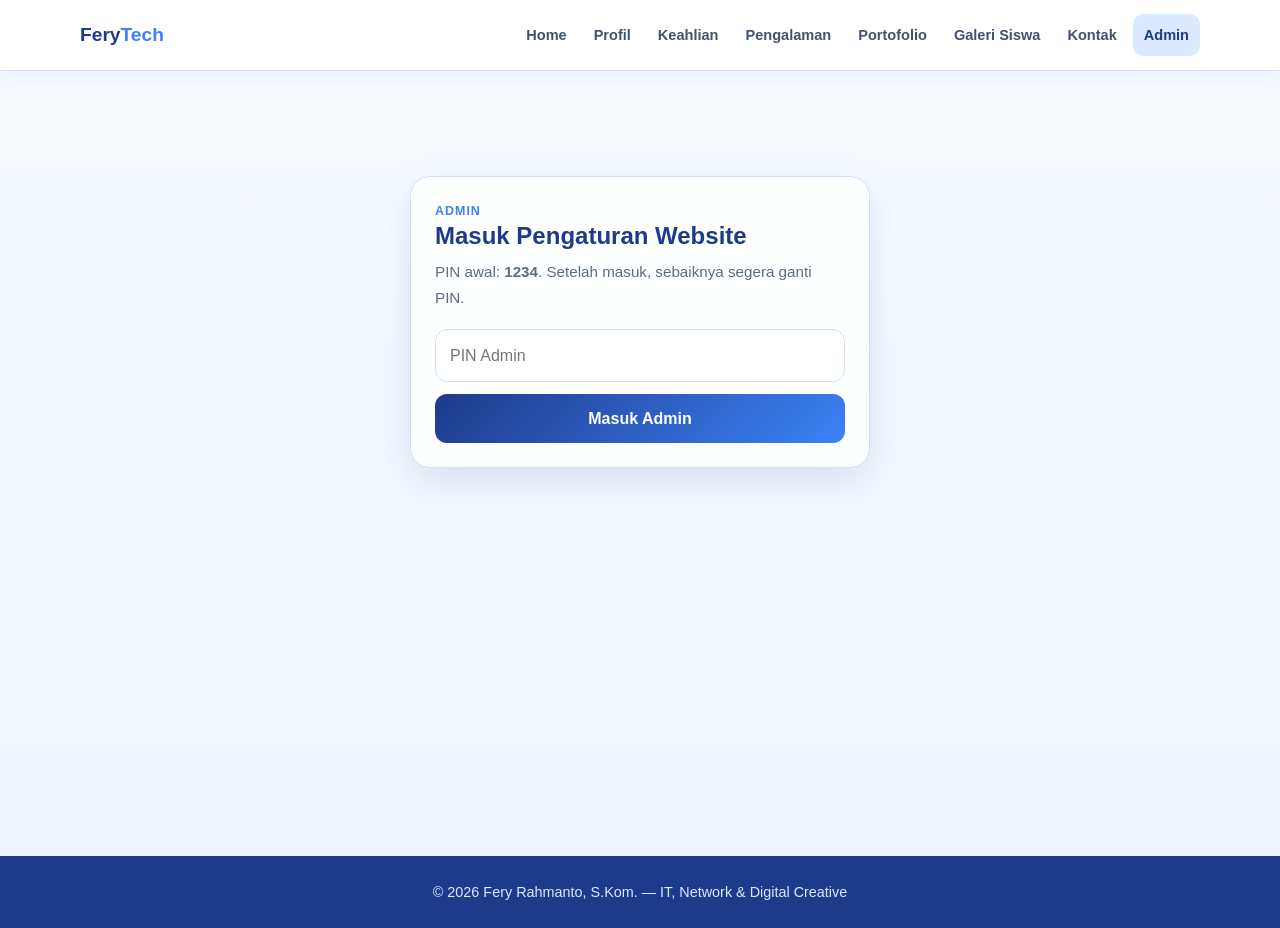
<file: admin.html>
<!doctype html><html lang="id"><head><meta charset="utf-8"><meta name="viewport" content="width=device-width,initial-scale=1,viewport-fit=cover"><meta name="theme-color" content="#1e3a8a"><title>Admin | Pengaturan Website FeryTech</title><link rel="stylesheet" href="style.css"></head><body>
<nav class="topbar"><div class="container navin">
<a class="logo" href="index.html">Fery<span>Tech</span></a>
<button class="menu-btn" aria-label="Buka menu" aria-expanded="false">☰</button>
<div class="links">
<a href="index.html">Home</a><a href="profil.html">Profil</a><a href="keahlian.html">Keahlian</a><a href="pengalaman.html">Pengalaman</a><a href="portofolio.html">Portofolio</a><a href="galeri-siswa.html">Galeri Siswa</a><a href="kontak.html">Kontak</a><a href="admin.html">Admin</a>
</div></div></nav><main><section class="container">
<div id="loginBox" class="card" style="max-width:460px;margin:50px auto"><div class="kicker">Admin</div><h2>Masuk Pengaturan Website</h2><p style="color:var(--muted);margin:8px 0 18px">PIN awal: <b>1234</b>. Setelah masuk, sebaiknya segera ganti PIN.</p><form id="loginForm" class="form"><input id="pin" type="password" inputmode="numeric" maxlength="8" placeholder="PIN Admin" required><button class="btn primary" type="submit">Masuk Admin</button></form></div>
<div id="adminBox" style="display:none"><div class="section-title"><div class="kicker">Control Panel</div><h2>Pengaturan Website</h2><p>Kelola isi website tanpa mengedit file HTML secara manual.</p><button id="logoutBtn" class="btn danger" style="margin-top:12px">Keluar Admin</button></div>
<div class="admin-grid">
<div class="card"><h3>🌐 Pengaturan Website & Kontak</h3><form id="siteForm" class="form" style="margin-top:15px">
<input id="siteName" placeholder="Nama website"><input id="website" placeholder="Alamat website utama"><input id="whatsapp" placeholder="Nomor WhatsApp"><input id="email" type="email" placeholder="Email"><input id="instagram" placeholder="Link Instagram"><input id="facebook" placeholder="Link Facebook"><button class="btn primary">Simpan Pengaturan</button></form></div>
<div class="card"><h3>🔐 Ganti PIN Admin</h3><form id="pinForm" class="form" style="margin-top:15px"><input id="newPin" type="password" inputmode="numeric" maxlength="8" placeholder="PIN baru (4–8 angka)" required><button class="btn primary">Ganti PIN</button></form><div class="notice" style="margin-top:15px">Admin ini adalah admin lokal berbasis browser. Untuk admin online yang benar-benar aman dan bisa dipakai lintas perangkat, dibutuhkan backend/database.</div></div>
</div>
<div class="card" style="margin-top:18px"><h3>📸🎥 Upload Foto / Video</h3><p style="color:var(--muted);margin:5px 0 15px">Pilih kelas dan jenis media. Foto/video yang di-upload langsung muncul di Galeri Siswa pada browser ini. Untuk video, bisa upload file atau masukkan link YouTube/MP4.</p>
<form id="mediaForm" class="form"><select id="mediaClass"><option>Kelas 7</option><option>Kelas 8</option><option>Kelas 9</option><option>Kelas 10</option><option>Kelas 11</option><option>Kelas 12</option></select><select id="mediaType"><option value="foto">📸 Foto</option><option value="video">🎥 Video</option></select><input id="mediaTitle" placeholder="Judul foto/video"><input id="mediaDesc" placeholder="Keterangan"><input id="mediaUrl" placeholder="Link video (opsional, khusus video YouTube/MP4)"><input id="mediaFile" type="file" accept="image/*,video/*"><button class="btn primary">Upload Media</button></form><div id="mediaList" class="admin-list"></div></div>
<div class="card" style="margin-top:18px"><h3>🔗 Tambah / Edit Link Website</h3><form id="linkForm" class="form" style="margin-top:15px"><input id="linkTitle" placeholder="Nama website / link" required><input id="linkUrl" placeholder="https://contoh.com" required><input id="linkDesc" placeholder="Keterangan"><button class="btn primary">Tambah Link</button></form><div id="linksList" class="admin-list"></div></div>
</div></section></main><footer><div class="container">© <span class="year-now"></span> <span data-site-name>Fery Rahmanto, S.Kom.</span> — IT, Network & Digital Creative</div></footer>
<script src="app.js"></script><script>
const PIN_KEY="fery_admin_pin", DEFAULT_PIN="1234";
function logged(){return sessionStorage.getItem("fery_admin_ok")==="1"}
function show(id,on){document.getElementById(id).style.display=on?"block":"none"}
function refreshAdmin(){show("loginBox",!logged());show("adminBox",logged());if(logged())loadAdmin()}
async function loginAdmin(e){e.preventDefault();const pin=document.getElementById("pin").value;const saved=localStorage.getItem(PIN_KEY)||DEFAULT_PIN;if(pin===saved){sessionStorage.setItem("fery_admin_ok","1");document.getElementById("pin").value="";refreshAdmin()}else alert("PIN admin salah.")}
function logoutAdmin(){sessionStorage.removeItem("fery_admin_ok");refreshAdmin()}
function saveSite(e){e.preventDefault();const old=getSettings();const s={...old,siteName:document.getElementById("siteName").value.trim(),website:document.getElementById("website").value.trim(),whatsapp:document.getElementById("whatsapp").value.trim(),email:document.getElementById("email").value.trim(),instagram:document.getElementById("instagram").value.trim(),facebook:document.getElementById("facebook").value.trim()};saveSettings(s);alert("Pengaturan website tersimpan.");applySettings()}
function savePin(e){e.preventDefault();const p=document.getElementById("newPin").value.trim();if(!/^\d{4,8}$/.test(p)){alert("PIN harus 4–8 angka.");return}localStorage.setItem(PIN_KEY,p);document.getElementById("newPin").value="";alert("PIN admin berhasil diganti.")}
async function addMedia(e){e.preventDefault();const f=document.getElementById("mediaFile").files[0];const url=document.getElementById("mediaUrl").value.trim();const type=document.getElementById("mediaType").value;if(type==="foto"&&!f){alert("Untuk foto, pilih file gambar.");return}if(type==="video"&&!f&&!url){alert("Untuk video, pilih file video atau masukkan link video.");return}if(type==="foto"&&!f.type.startsWith("image/")){alert("Untuk Galeri Foto, pilih file gambar.");return}if(type==="video"&&f&&!f.type.startsWith("video/")){alert("Untuk Galeri Video, pilih file video.");return}if(f&&f.size>30*1024*1024){alert("Ukuran file maksimal 30 MB.");return}await dbAdd({title:document.getElementById("mediaTitle").value.trim()||(f?f.name:"Video"),desc:document.getElementById("mediaDesc").value.trim(),className:document.getElementById("mediaClass").value,type,blob:f||null,url:url||"",created:Date.now()});e.target.reset();alert("Media berhasil ditambahkan.");loadMediaList()}
async function loadMediaList(){const box=document.getElementById("mediaList");if(!box)return;const all=await dbGetAll();box.innerHTML="";if(!all.length){box.innerHTML='<div class="empty">Belum ada upload.</div>';return}all.sort((a,b)=>b.created-a.created).forEach(x=>{const info=x.blob?Math.round(x.blob.size/1024)+" KB":(x.url?"Link video":"");box.insertAdjacentHTML("beforeend",`<div class="admin-row"><div><b>${esc(x.title)}</b><br><small>${esc(x.className)} • ${esc(x.type)} • ${info}</small></div><div class="row-actions"><button class="btn mini" onclick="editMedia(${x.id})">Edit</button><button class="btn danger mini" onclick="deleteMedia(${x.id})">Hapus</button></div></div>`)} )}
async function editMedia(id){const all=await dbGetAll();const x=all.find(a=>a.id===Number(id));if(!x)return;const title=prompt("Judul:",x.title||"");if(title===null)return;const desc=prompt("Keterangan:",x.desc||"");if(desc===null)return;const cls=prompt("Kelas (Kelas 7/Kelas 8/Kelas 9/Kelas 10/Kelas 11/Kelas 12):",x.className);if(cls===null||!["Kelas 7","Kelas 8","Kelas 9","Kelas 10","Kelas 11","Kelas 12"].includes(cls)){alert("Nama kelas tidak sesuai.");return}if(x.type==="video"&&!x.blob){const url=prompt("Link video:",x.url||"");if(url===null)return;x.url=url}const db=await openDB();const tx=db.transaction(STORE,"readwrite");tx.objectStore(STORE).put({...x,title,desc,className:cls});tx.oncomplete=loadMediaList}
async function deleteMedia(id){if(confirm("Hapus media ini?")){await dbDelete(id);loadMediaList()}}
function addLink(e){e.preventDefault();const arr=getLinks();arr.push({id:"l"+Date.now(),title:document.getElementById("linkTitle").value.trim(),url:document.getElementById("linkUrl").value.trim(),desc:document.getElementById("linkDesc").value.trim()});saveLinks(arr);e.target.reset();loadLinks()}
function loadLinks(){const box=document.getElementById("linksList");box.innerHTML="";getLinks().forEach(x=>box.insertAdjacentHTML("beforeend",`<div class="admin-row"><div><b>${esc(x.title)}</b><br><small>${esc(x.url)}</small></div><div class="row-actions"><button class="btn mini" onclick="editLink('${x.id}')">Edit</button><button class="btn danger mini" onclick="deleteLink('${x.id}')">Hapus</button></div></div>`))}
function editLink(id){const x=getLinks().find(a=>a.id===id);if(!x)return;const title=prompt("Nama link:",x.title);if(title===null)return;const url=prompt("Alamat website/link:",x.url);if(url===null)return;const desc=prompt("Keterangan:",x.desc||"");const arr=getLinks().map(a=>a.id===id?{...a,title,url,desc}:a);saveLinks(arr);loadLinks()}
function deleteLink(id){if(confirm("Hapus link ini?")){saveLinks(getLinks().filter(x=>x.id!==id));loadLinks()}}
function loadSiteForm(){const s=getSettings();for(const [id,key] of [["siteName","siteName"],["website","website"],["whatsapp","whatsapp"],["email","email"],["instagram","instagram"],["facebook","facebook"]])document.getElementById(id).value=s[key]||""}
function loadAdmin(){loadSiteForm();loadLinks();loadMediaList()}
document.addEventListener("DOMContentLoaded",()=>{refreshAdmin();document.getElementById("loginForm").addEventListener("submit",loginAdmin);document.getElementById("siteForm").addEventListener("submit",saveSite);document.getElementById("pinForm").addEventListener("submit",savePin);document.getElementById("mediaForm").addEventListener("submit",addMedia);document.getElementById("linkForm").addEventListener("submit",addLink);document.getElementById("logoutBtn").addEventListener("click",logoutAdmin)});
</script></body></html>
</file>
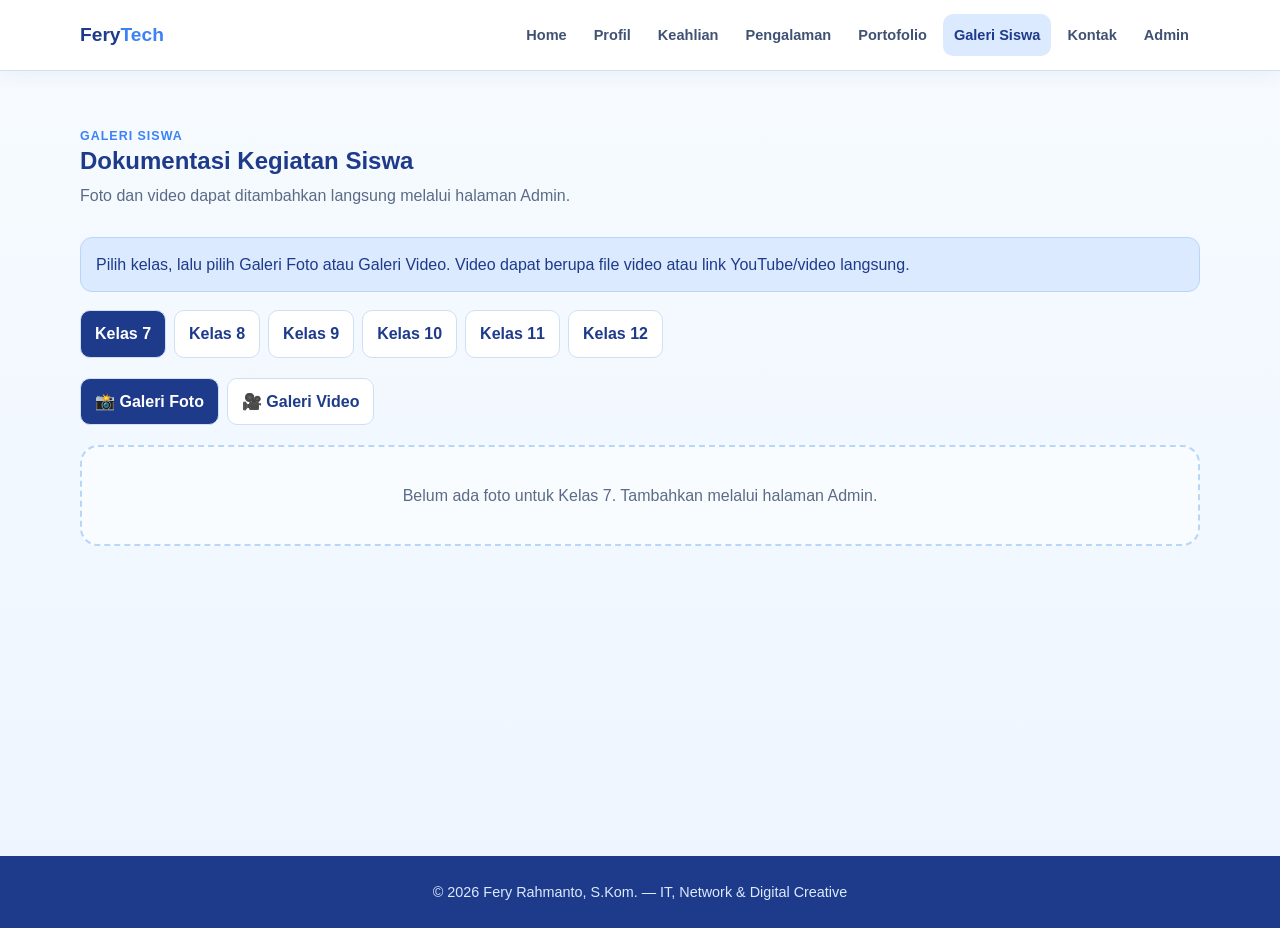
<file: galeri-siswa.html>
<!doctype html><html lang="id"><head><meta charset="utf-8"><meta name="viewport" content="width=device-width,initial-scale=1,viewport-fit=cover"><meta name="theme-color" content="#1e3a8a"><title>Galeri Siswa | FeryTech</title><link rel="stylesheet" href="style.css"></head><body>
<nav class="topbar"><div class="container navin">
<a class="logo" href="index.html">Fery<span>Tech</span></a>
<button class="menu-btn" aria-label="Buka menu" aria-expanded="false">☰</button>
<div class="links">
<a href="index.html">Home</a><a href="profil.html">Profil</a><a href="keahlian.html">Keahlian</a><a href="pengalaman.html">Pengalaman</a><a href="portofolio.html">Portofolio</a><a href="galeri-siswa.html">Galeri Siswa</a><a href="kontak.html">Kontak</a><a href="admin.html">Admin</a>
</div></div></nav><main>
<section class="container"><div class="section-title"><div class="kicker">Galeri Siswa</div><h2>Dokumentasi Kegiatan Siswa</h2><p>Foto dan video dapat ditambahkan langsung melalui halaman Admin.</p></div>
<div class="notice">Pilih kelas, lalu pilih Galeri Foto atau Galeri Video. Video dapat berupa file video atau link YouTube/video langsung.</div><div class="tabs" id="classTabs"><button class="tab-btn" data-class-tab="Kelas 7">Kelas 7</button><button class="tab-btn" data-class-tab="Kelas 8">Kelas 8</button><button class="tab-btn" data-class-tab="Kelas 9">Kelas 9</button><button class="tab-btn" data-class-tab="Kelas 10">Kelas 10</button><button class="tab-btn" data-class-tab="Kelas 11">Kelas 11</button><button class="tab-btn" data-class-tab="Kelas 12">Kelas 12</button></div>
<div class="tabs"><button class="tab-btn active" data-type-tab="foto">📸 Galeri Foto</button><button class="tab-btn" data-type-tab="video">🎥 Galeri Video</button></div>
<div class="gallery-grid" id="galleryBox"></div></section>
</main><footer><div class="container">© <span class="year-now"></span> <span data-site-name>Fery Rahmanto, S.Kom.</span> — IT, Network & Digital Creative</div></footer>
<script src="app.js"></script><script>
let currentClass="Kelas 7", currentType="foto";
function setGalleryClass(c){currentClass=c;renderGallery()}
function setGalleryType(t){currentType=t;renderGallery()}
async function renderGallery(){
 document.querySelectorAll("[data-class-tab]").forEach(b=>b.classList.toggle("active",b.dataset.classTab===currentClass));
 document.querySelectorAll("[data-type-tab]").forEach(b=>b.classList.toggle("active",b.dataset.typeTab===currentType));
 const items=(await dbGetAll()).filter(x=>x.className===currentClass&&x.type===currentType);
 const box=document.getElementById("galleryBox");box.innerHTML="";
 if(!items.length){box.innerHTML='<div class="empty" style="grid-column:1/-1">Belum ada '+(currentType==="foto"?"foto":"video")+' untuk '+esc(currentClass)+'. Tambahkan melalui halaman Admin.</div>';return}
 items.sort((a,b)=>b.created-a).forEach(x=>{
   const url=x.blob?mediaURL(x.blob):normalizeUrl(x.url||"");
   const media=currentType==="foto"?`<img src="${esc(url)}" alt="${esc(x.title)}">`:videoHTML(x);
   box.insertAdjacentHTML("beforeend",`<article class="card media-card"><div class="media-thumb">${media}</div><div class="media-body"><h3>${esc(x.title||"Tanpa judul")}</h3><p>${esc(x.desc||"")}</p></div></article>`);
 });
}
document.addEventListener("DOMContentLoaded",async()=>{
 document.querySelectorAll("[data-class-tab]").forEach(b=>b.addEventListener("click",()=>setGalleryClass(b.dataset.classTab)));
 document.querySelectorAll("[data-type-tab]").forEach(b=>b.addEventListener("click",()=>setGalleryType(b.dataset.typeTab)));
 renderGallery()
});
</script></body></html>
</file>
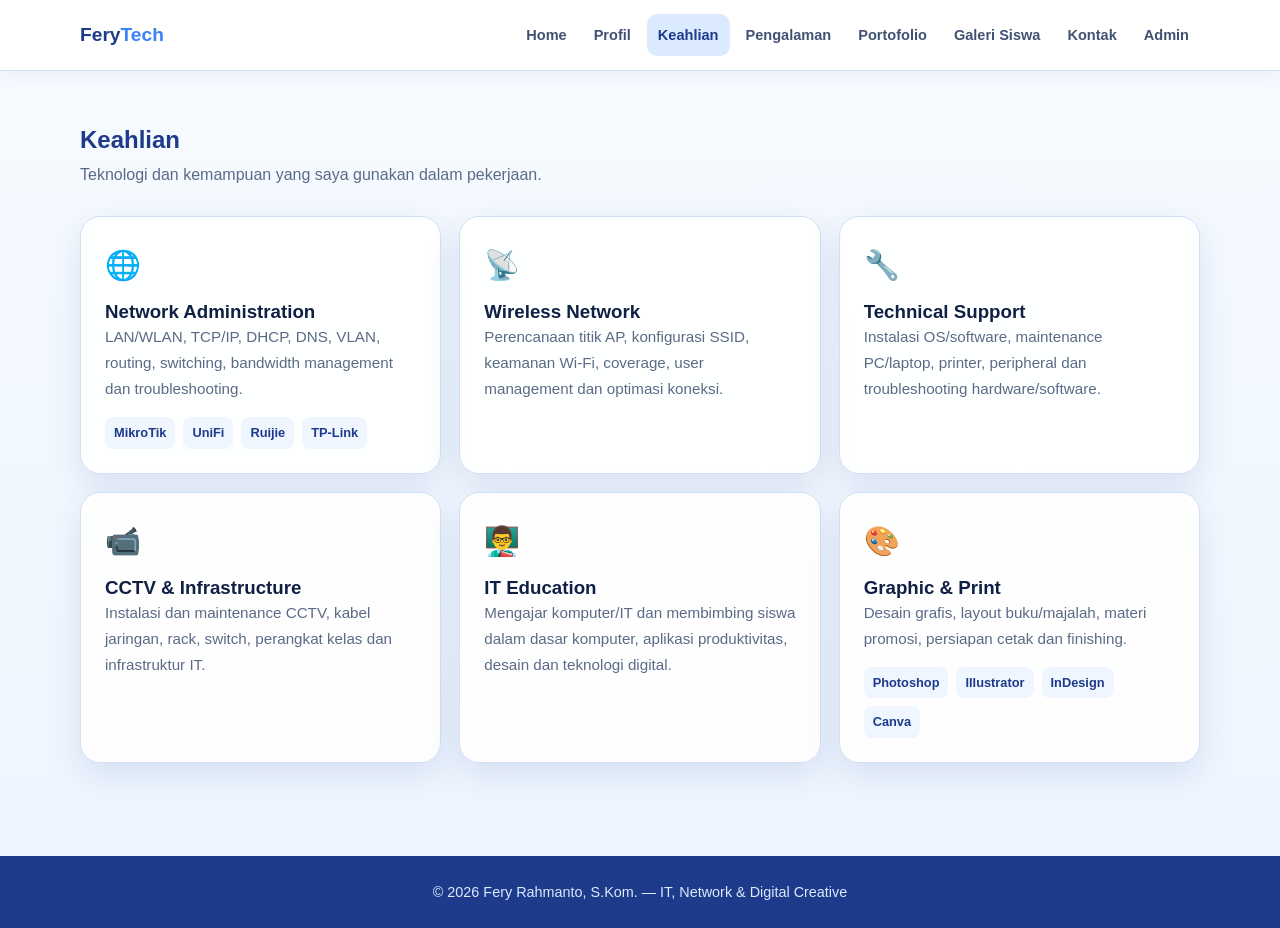
<file: keahlian.html>
<!doctype html><html lang="id"><head><meta charset="utf-8"><meta name="viewport" content="width=device-width,initial-scale=1,viewport-fit=cover"><meta name="theme-color" content="#1e3a8a"><title>Keahlian | Fery Rahmanto, S.Kom.</title><link rel="stylesheet" href="style.css"></head><body>
<nav class="topbar"><div class="container navin">
<a class="logo" href="index.html">Fery<span>Tech</span></a>
<button class="menu-btn" aria-label="Buka menu" aria-expanded="false">☰</button>
<div class="links">
<a href="index.html">Home</a><a href="profil.html">Profil</a><a href="keahlian.html">Keahlian</a><a href="pengalaman.html">Pengalaman</a><a href="portofolio.html">Portofolio</a><a href="galeri-siswa.html">Galeri Siswa</a><a href="kontak.html">Kontak</a><a href="admin.html">Admin</a>
</div></div></nav><main>
<section class="container"><div class="section-title"><h2>Keahlian</h2><p>Teknologi dan kemampuan yang saya gunakan dalam pekerjaan.</p></div><div class="grid">
<div class="card"><div class="icon">🌐</div><h3>Network Administration</h3><p>LAN/WLAN, TCP/IP, DHCP, DNS, VLAN, routing, switching, bandwidth management dan troubleshooting.</p><div class="tags"><span class="tag">MikroTik</span><span class="tag">UniFi</span><span class="tag">Ruijie</span><span class="tag">TP-Link</span></div></div>
<div class="card"><div class="icon">📡</div><h3>Wireless Network</h3><p>Perencanaan titik AP, konfigurasi SSID, keamanan Wi-Fi, coverage, user management dan optimasi koneksi.</p></div>
<div class="card"><div class="icon">🔧</div><h3>Technical Support</h3><p>Instalasi OS/software, maintenance PC/laptop, printer, peripheral dan troubleshooting hardware/software.</p></div>
<div class="card"><div class="icon">📹</div><h3>CCTV & Infrastructure</h3><p>Instalasi dan maintenance CCTV, kabel jaringan, rack, switch, perangkat kelas dan infrastruktur IT.</p></div>
<div class="card"><div class="icon">👨‍🏫</div><h3>IT Education</h3><p>Mengajar komputer/IT dan membimbing siswa dalam dasar komputer, aplikasi produktivitas, desain dan teknologi digital.</p></div>
<div class="card"><div class="icon">🎨</div><h3>Graphic & Print</h3><p>Desain grafis, layout buku/majalah, materi promosi, persiapan cetak dan finishing.</p><div class="tags"><span class="tag">Photoshop</span><span class="tag">Illustrator</span><span class="tag">InDesign</span><span class="tag">Canva</span></div></div></div></section>
</main><footer><div class="container">© <span class="year-now"></span> <span data-site-name>Fery Rahmanto, S.Kom.</span> — IT, Network & Digital Creative</div></footer>
<script src="app.js"></script></body></html>
</file>
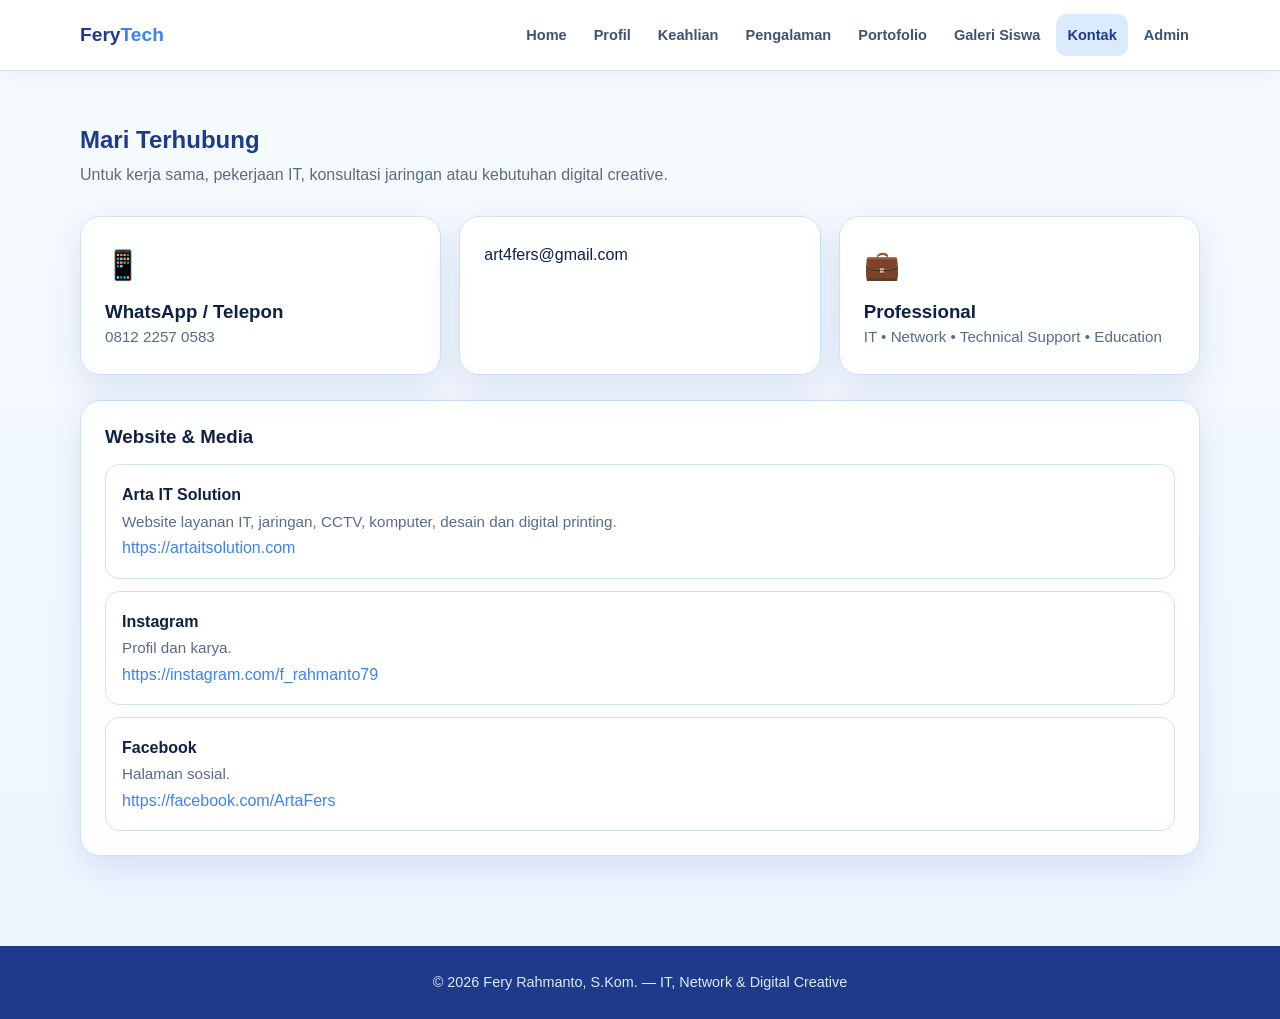
<file: kontak.html>
<!doctype html><html lang="id"><head><meta charset="utf-8"><meta name="viewport" content="width=device-width,initial-scale=1,viewport-fit=cover"><meta name="theme-color" content="#1e3a8a"><title>Kontak | Fery Rahmanto, S.Kom.</title><link rel="stylesheet" href="style.css"></head><body>
<nav class="topbar"><div class="container navin">
<a class="logo" href="index.html">Fery<span>Tech</span></a>
<button class="menu-btn" aria-label="Buka menu" aria-expanded="false">☰</button>
<div class="links">
<a href="index.html">Home</a><a href="profil.html">Profil</a><a href="keahlian.html">Keahlian</a><a href="pengalaman.html">Pengalaman</a><a href="portofolio.html">Portofolio</a><a href="galeri-siswa.html">Galeri Siswa</a><a href="kontak.html">Kontak</a><a href="admin.html">Admin</a>
</div></div></nav><main>
<section class="container"><div class="section-title"><h2>Mari Terhubung</h2><p>Untuk kerja sama, pekerjaan IT, konsultasi jaringan atau kebutuhan digital creative.</p></div>
<div class="grid"><a class="card" data-whatsapp href="#"><div class="icon">📱</div><h3>WhatsApp / Telepon</h3><p>0812 2257 0583</p></a><a class="card" data-email href="mailto:art4fers@gmail.com"><div class="icon">✉️</div><h3>Email</h3><p data-email>art4fers@gmail.com</p></a><div class="card"><div class="icon">💼</div><h3>Professional</h3><p>IT • Network • Technical Support • Education</p></div></div>
<div class="card" style="margin-top:25px"><h3 style="margin-bottom:15px">Website & Media</h3><div class="link-list" id="contactLinks"></div></div></section>
</main><footer><div class="container">© <span class="year-now"></span> <span data-site-name>Fery Rahmanto, S.Kom.</span> — IT, Network & Digital Creative</div></footer>
<script src="app.js"></script><script>
document.addEventListener("DOMContentLoaded",()=>{const box=document.getElementById("contactLinks");getLinks().forEach(x=>box.insertAdjacentHTML("beforeend",`<div class="link-item"><b>${esc(x.title)}</b><p>${esc(x.desc||"")}</p><a href="${esc(normalizeUrl(x.url))}" target="_blank" rel="noopener">${esc(x.url)}</a></div>`))});
</script></body></html>
</file>
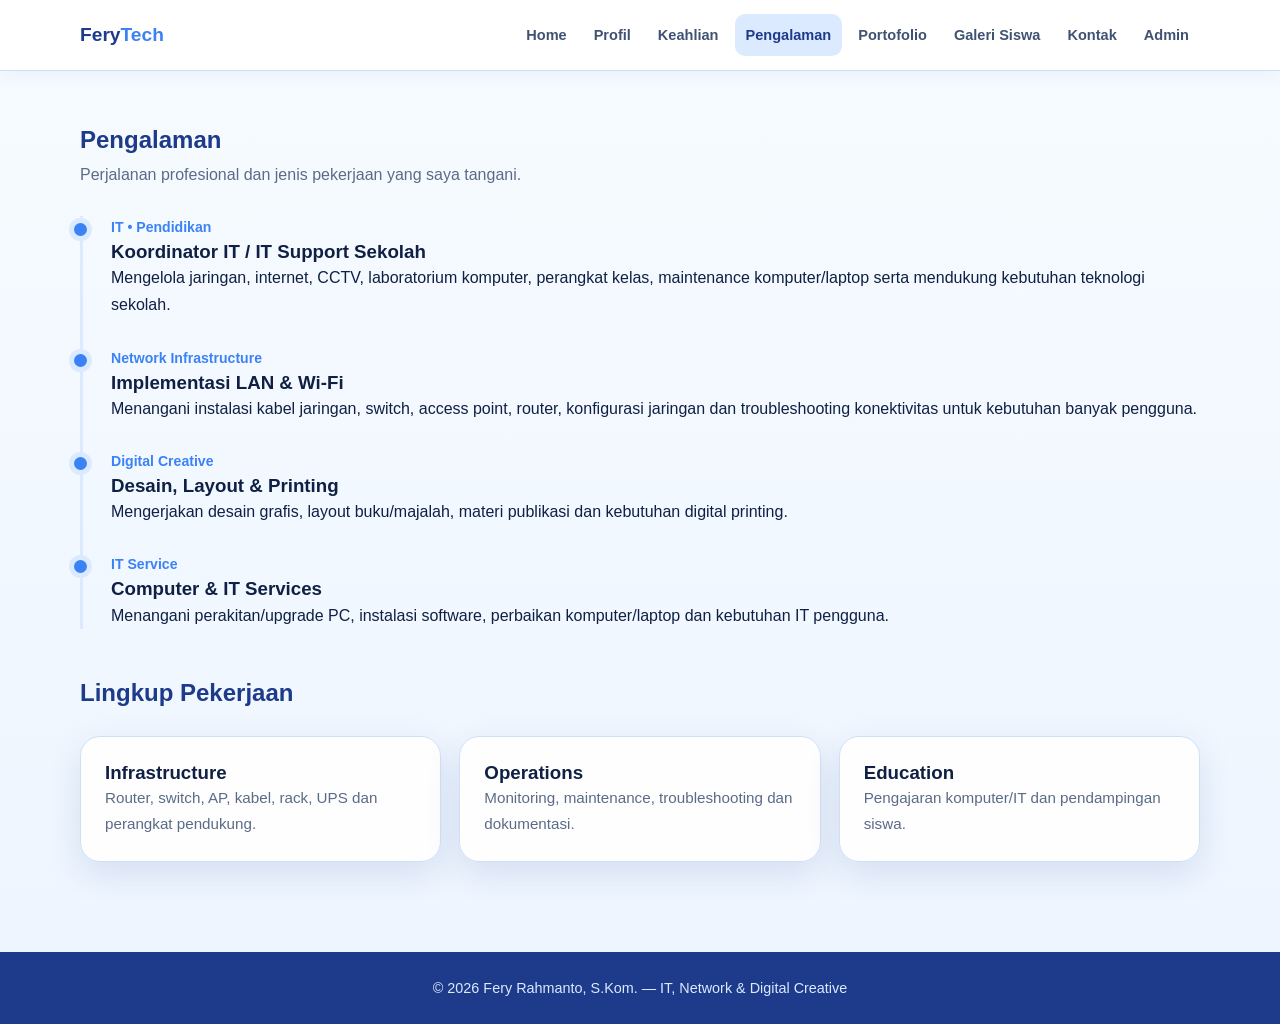
<file: pengalaman.html>
<!doctype html><html lang="id"><head><meta charset="utf-8"><meta name="viewport" content="width=device-width,initial-scale=1,viewport-fit=cover"><meta name="theme-color" content="#1e3a8a"><title>Pengalaman | Fery Rahmanto, S.Kom.</title><link rel="stylesheet" href="style.css"></head><body>
<nav class="topbar"><div class="container navin">
<a class="logo" href="index.html">Fery<span>Tech</span></a>
<button class="menu-btn" aria-label="Buka menu" aria-expanded="false">☰</button>
<div class="links">
<a href="index.html">Home</a><a href="profil.html">Profil</a><a href="keahlian.html">Keahlian</a><a href="pengalaman.html">Pengalaman</a><a href="portofolio.html">Portofolio</a><a href="galeri-siswa.html">Galeri Siswa</a><a href="kontak.html">Kontak</a><a href="admin.html">Admin</a>
</div></div></nav><main>
<section class="container"><div class="section-title"><h2>Pengalaman</h2><p>Perjalanan profesional dan jenis pekerjaan yang saya tangani.</p></div><div class="timeline">
<div class="item"><div class="year">IT • Pendidikan</div><h3>Koordinator IT / IT Support Sekolah</h3><p>Mengelola jaringan, internet, CCTV, laboratorium komputer, perangkat kelas, maintenance komputer/laptop serta mendukung kebutuhan teknologi sekolah.</p></div>
<div class="item"><div class="year">Network Infrastructure</div><h3>Implementasi LAN & Wi-Fi</h3><p>Menangani instalasi kabel jaringan, switch, access point, router, konfigurasi jaringan dan troubleshooting konektivitas untuk kebutuhan banyak pengguna.</p></div>
<div class="item"><div class="year">Digital Creative</div><h3>Desain, Layout & Printing</h3><p>Mengerjakan desain grafis, layout buku/majalah, materi publikasi dan kebutuhan digital printing.</p></div>
<div class="item"><div class="year">IT Service</div><h3>Computer & IT Services</h3><p>Menangani perakitan/upgrade PC, instalasi software, perbaikan komputer/laptop dan kebutuhan IT pengguna.</p></div></div>
<div class="section-title" style="margin-top:50px"><h2>Lingkup Pekerjaan</h2></div><div class="grid"><div class="card"><h3>Infrastructure</h3><p>Router, switch, AP, kabel, rack, UPS dan perangkat pendukung.</p></div><div class="card"><h3>Operations</h3><p>Monitoring, maintenance, troubleshooting dan dokumentasi.</p></div><div class="card"><h3>Education</h3><p>Pengajaran komputer/IT dan pendampingan siswa.</p></div></div></section>
</main><footer><div class="container">© <span class="year-now"></span> <span data-site-name>Fery Rahmanto, S.Kom.</span> — IT, Network & Digital Creative</div></footer>
<script src="app.js"></script></body></html>
</file>
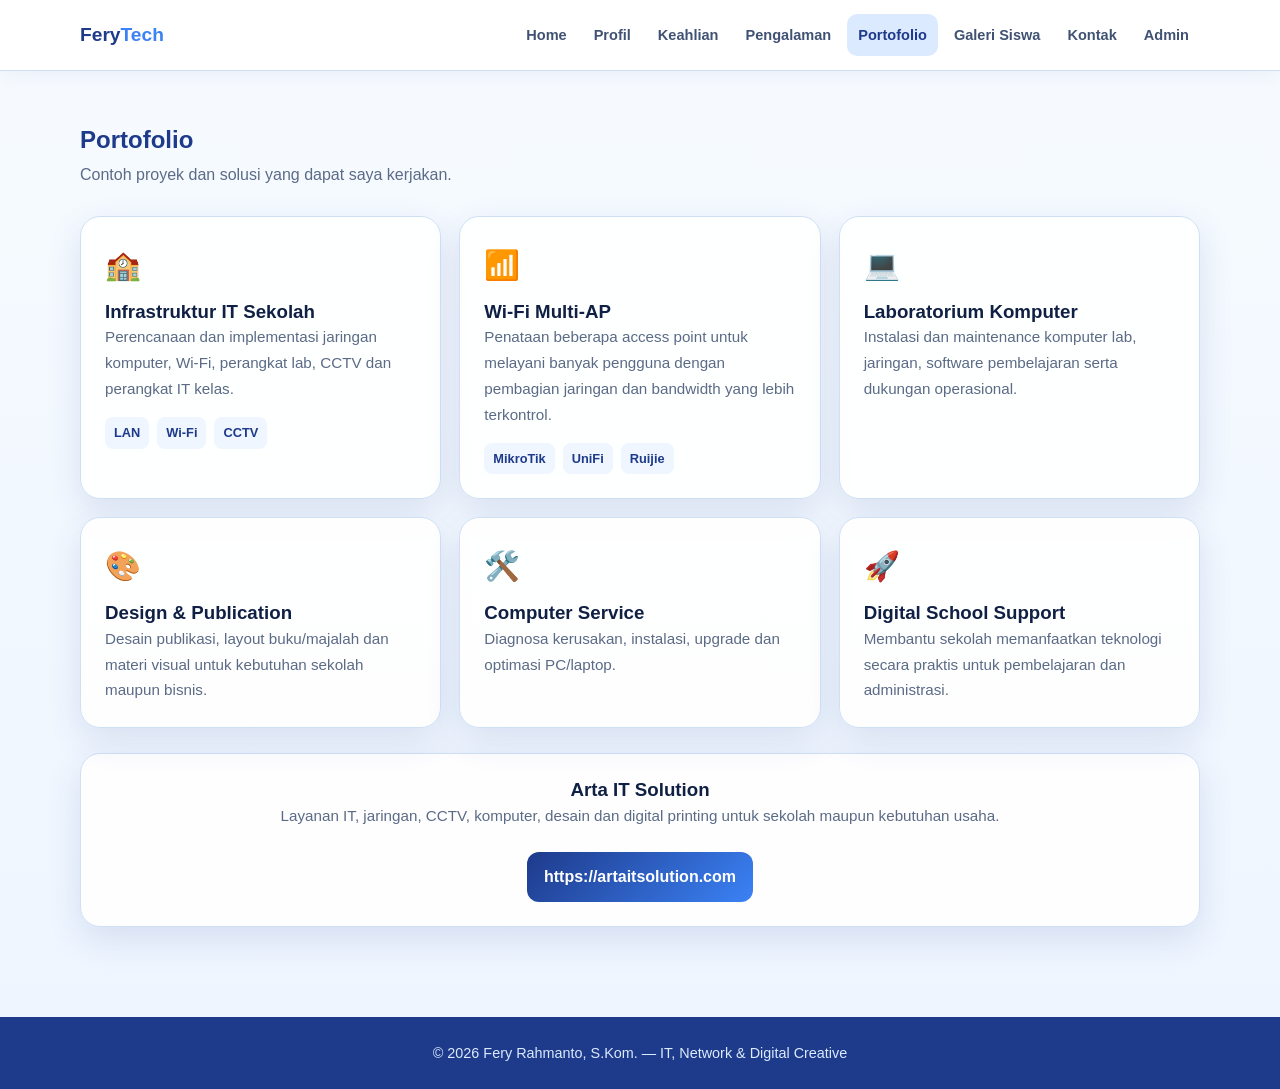
<file: portofolio.html>
<!doctype html><html lang="id"><head><meta charset="utf-8"><meta name="viewport" content="width=device-width,initial-scale=1,viewport-fit=cover"><meta name="theme-color" content="#1e3a8a"><title>Portofolio | Fery Rahmanto, S.Kom.</title><link rel="stylesheet" href="style.css"></head><body>
<nav class="topbar"><div class="container navin">
<a class="logo" href="index.html">Fery<span>Tech</span></a>
<button class="menu-btn" aria-label="Buka menu" aria-expanded="false">☰</button>
<div class="links">
<a href="index.html">Home</a><a href="profil.html">Profil</a><a href="keahlian.html">Keahlian</a><a href="pengalaman.html">Pengalaman</a><a href="portofolio.html">Portofolio</a><a href="galeri-siswa.html">Galeri Siswa</a><a href="kontak.html">Kontak</a><a href="admin.html">Admin</a>
</div></div></nav><main>
<section class="container"><div class="section-title"><h2>Portofolio</h2><p>Contoh proyek dan solusi yang dapat saya kerjakan.</p></div><div class="grid">
<div class="card"><div class="icon">🏫</div><h3>Infrastruktur IT Sekolah</h3><p>Perencanaan dan implementasi jaringan komputer, Wi-Fi, perangkat lab, CCTV dan perangkat IT kelas.</p><div class="tags"><span class="tag">LAN</span><span class="tag">Wi-Fi</span><span class="tag">CCTV</span></div></div>
<div class="card"><div class="icon">📶</div><h3>Wi-Fi Multi-AP</h3><p>Penataan beberapa access point untuk melayani banyak pengguna dengan pembagian jaringan dan bandwidth yang lebih terkontrol.</p><div class="tags"><span class="tag">MikroTik</span><span class="tag">UniFi</span><span class="tag">Ruijie</span></div></div>
<div class="card"><div class="icon">💻</div><h3>Laboratorium Komputer</h3><p>Instalasi dan maintenance komputer lab, jaringan, software pembelajaran serta dukungan operasional.</p></div>
<div class="card"><div class="icon">🎨</div><h3>Design & Publication</h3><p>Desain publikasi, layout buku/majalah dan materi visual untuk kebutuhan sekolah maupun bisnis.</p></div>
<div class="card"><div class="icon">🛠️</div><h3>Computer Service</h3><p>Diagnosa kerusakan, instalasi, upgrade dan optimasi PC/laptop.</p></div>
<div class="card"><div class="icon">🚀</div><h3>Digital School Support</h3><p>Membantu sekolah memanfaatkan teknologi secara praktis untuk pembelajaran dan administrasi.</p></div></div>
<div class="card" style="margin-top:25px;text-align:center"><h3>Arta IT Solution</h3><p>Layanan IT, jaringan, CCTV, komputer, desain dan digital printing untuk sekolah maupun kebutuhan usaha.</p><div class="buttons" style="justify-content:center"><a class="btn primary" data-site-website target="_blank" rel="noopener" href="https://artaitsolution.com">Buka Website</a></div></div></section>
</main><footer><div class="container">© <span class="year-now"></span> <span data-site-name>Fery Rahmanto, S.Kom.</span> — IT, Network & Digital Creative</div></footer>
<script src="app.js"></script></body></html>
</file>
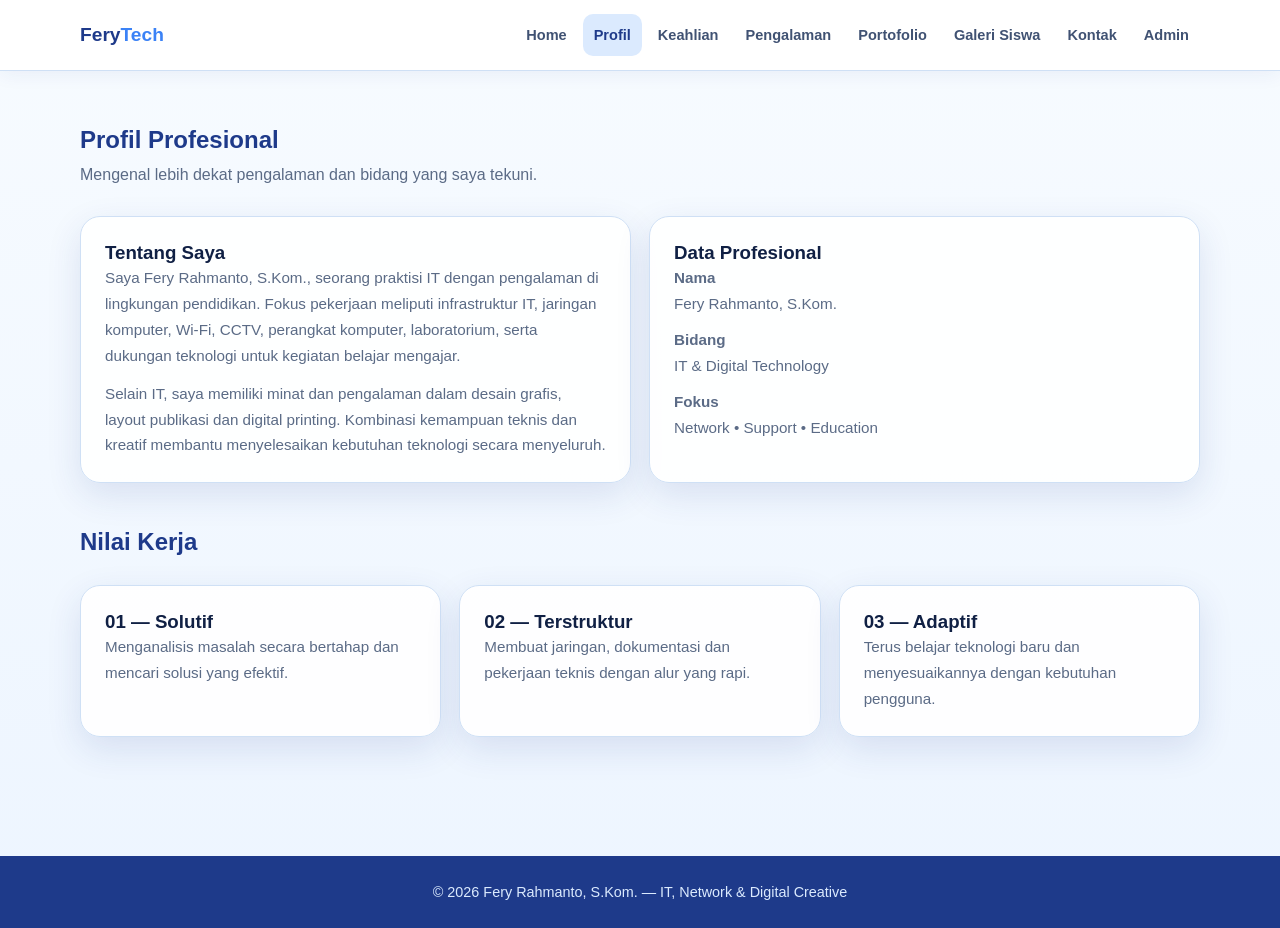
<file: profil.html>
<!doctype html><html lang="id"><head><meta charset="utf-8"><meta name="viewport" content="width=device-width,initial-scale=1,viewport-fit=cover"><meta name="theme-color" content="#1e3a8a"><title>Profil | Fery Rahmanto, S.Kom.</title><link rel="stylesheet" href="style.css"></head><body>
<nav class="topbar"><div class="container navin">
<a class="logo" href="index.html">Fery<span>Tech</span></a>
<button class="menu-btn" aria-label="Buka menu" aria-expanded="false">☰</button>
<div class="links">
<a href="index.html">Home</a><a href="profil.html">Profil</a><a href="keahlian.html">Keahlian</a><a href="pengalaman.html">Pengalaman</a><a href="portofolio.html">Portofolio</a><a href="galeri-siswa.html">Galeri Siswa</a><a href="kontak.html">Kontak</a><a href="admin.html">Admin</a>
</div></div></nav><main>
<section class="container"><div class="section-title"><h2>Profil Profesional</h2><p>Mengenal lebih dekat pengalaman dan bidang yang saya tekuni.</p></div>
<div class="grid two"><div class="card"><h3>Tentang Saya</h3><p>Saya Fery Rahmanto, S.Kom., seorang praktisi IT dengan pengalaman di lingkungan pendidikan. Fokus pekerjaan meliputi infrastruktur IT, jaringan komputer, Wi-Fi, CCTV, perangkat komputer, laboratorium, serta dukungan teknologi untuk kegiatan belajar mengajar.</p><p style="margin-top:12px">Selain IT, saya memiliki minat dan pengalaman dalam desain grafis, layout publikasi dan digital printing. Kombinasi kemampuan teknis dan kreatif membantu menyelesaikan kebutuhan teknologi secara menyeluruh.</p></div>
<div class="card"><h3>Data Profesional</h3><p><b>Nama</b><br>Fery Rahmanto, S.Kom.</p><p style="margin-top:10px"><b>Bidang</b><br>IT & Digital Technology</p><p style="margin-top:10px"><b>Fokus</b><br>Network • Support • Education</p></div></div>
<div class="section-title" style="margin-top:45px"><h2>Nilai Kerja</h2></div><div class="grid"><div class="card"><h3>01 — Solutif</h3><p>Menganalisis masalah secara bertahap dan mencari solusi yang efektif.</p></div><div class="card"><h3>02 — Terstruktur</h3><p>Membuat jaringan, dokumentasi dan pekerjaan teknis dengan alur yang rapi.</p></div><div class="card"><h3>03 — Adaptif</h3><p>Terus belajar teknologi baru dan menyesuaikannya dengan kebutuhan pengguna.</p></div></div></section>
</main><footer><div class="container">© <span class="year-now"></span> <span data-site-name>Fery Rahmanto, S.Kom.</span> — IT, Network & Digital Creative</div></footer>
<script src="app.js"></script></body></html>
</file>
<file: style.css>
:root{
 --primary:#1e3a8a;--secondary:#3b82f6;--light:#dbeafe;--accent:#60a5fa;
 --bg:#f7fbff;--surface:#fff;--surface2:#eff6ff;--text:#102044;--muted:#5b6b86;
 --line:#cfe0f5;--shadow:0 12px 35px rgba(30,58,138,.12);--radius:20px;
}
*{box-sizing:border-box;margin:0;padding:0}
html{scroll-behavior:smooth}
body{font-family:Inter,Segoe UI,Arial,sans-serif;background:linear-gradient(180deg,#f7fbff,#edf5ff);color:var(--text);line-height:1.7;min-height:100vh}
a{color:inherit;text-decoration:none}
img,video{max-width:100%;display:block}
button,input,textarea,select{font:inherit}
button{cursor:pointer}
.container{width:min(1120px,92%);margin:auto}
.topbar{position:sticky;top:0;z-index:100;background:rgba(255,255,255,.94);backdrop-filter:blur(12px);border-bottom:1px solid var(--line);box-shadow:0 4px 18px rgba(30,58,138,.06)}
.navin{min-height:70px;display:flex;align-items:center;justify-content:space-between;gap:16px}
.logo{font-weight:900;font-size:1.2rem;color:var(--primary);white-space:nowrap}.logo span{color:var(--secondary)}
.links{display:flex;align-items:center;gap:5px}.links a{padding:9px 11px;border-radius:10px;color:#405273;font-weight:700;font-size:.91rem}
.links a:hover,.links a.active{background:var(--light);color:var(--primary)}
.menu-btn{display:none;border:1px solid var(--line);background:#fff;color:var(--primary);border-radius:12px;padding:8px 11px;font-size:1.25rem}
main{min-height:calc(100vh - 150px)}
.hero{padding:70px 0 55px;display:grid;grid-template-columns:1.15fr .85fr;gap:45px;align-items:center}
.badge{display:inline-flex;padding:7px 13px;border:1px solid #a8cdf8;background:var(--light);border-radius:999px;color:var(--primary);font-size:.85rem;font-weight:800;margin-bottom:18px}
h1{font-size:clamp(2.35rem,6vw,4.7rem);line-height:1.04;letter-spacing:-2px;color:var(--primary)}
h1 span,.gradient{background:linear-gradient(90deg,var(--primary),var(--secondary));-webkit-background-clip:text;background-clip:text;color:transparent}
h2{color:var(--primary);line-height:1.2}h3{line-height:1.3}
.lead{font-size:1.05rem;color:var(--muted);max-width:700px;margin:20px 0}
.buttons{display:flex;gap:10px;flex-wrap:wrap;margin-top:24px}
.btn{display:inline-flex;align-items:center;justify-content:center;gap:7px;padding:11px 17px;border-radius:12px;border:1px solid var(--line);font-weight:800;background:#fff;color:var(--primary);transition:.2s}
.btn.primary{background:linear-gradient(135deg,var(--primary),var(--secondary));color:#fff;border:0}
.btn.danger{background:#fff0f0;color:#b42318;border-color:#f4c7c7}
.btn:hover{transform:translateY(-2px);box-shadow:0 8px 22px rgba(30,58,138,.12)}
.profile-card,.card{background:rgba(255,255,255,.94);border:1px solid var(--line);border-radius:var(--radius);padding:24px;box-shadow:var(--shadow)}
.profile-card{text-align:center}
.avatar{width:190px;height:190px;border-radius:50%;margin:0 auto 18px;border:5px solid var(--light);background:linear-gradient(135deg,var(--light),#fff);overflow:hidden;display:grid;place-items:center}
.avatar img{width:100%;height:100%;object-fit:cover}.avatar-fallback{font-size:4rem;font-weight:900;color:var(--primary)}
.small{color:var(--muted);font-size:.92rem}
.tags,.chips{display:flex;flex-wrap:wrap;gap:8px;margin-top:15px}.tag,.chip{padding:5px 9px;border-radius:8px;background:var(--surface2);color:var(--primary);font-size:.8rem;font-weight:700}
section{padding:55px 0}.section-title{margin-bottom:28px}.section-title p{color:var(--muted);margin-top:6px}
.grid{display:grid;grid-template-columns:repeat(3,1fr);gap:18px}.grid.two{grid-template-columns:repeat(2,1fr)}
.card{transition:.2s}.card:hover{transform:translateY(-3px);border-color:#a8cdf8}
.card p{color:var(--muted);font-size:.95rem}.icon{font-size:1.8rem;margin-bottom:10px}
.stats{display:grid;grid-template-columns:repeat(4,1fr);gap:12px;margin-top:25px}.stat{padding:15px;border:1px solid var(--line);background:#fff;border-radius:14px}.stat b{display:block;color:var(--primary);font-size:1.05rem}.stat span{font-size:.78rem;color:var(--muted)}
.timeline{position:relative;border-left:3px solid var(--light);padding-left:28px}.item{position:relative;margin-bottom:28px}.item:before{content:"";position:absolute;left:-37px;top:7px;width:13px;height:13px;border-radius:50%;background:var(--secondary);box-shadow:0 0 0 5px var(--light)}.item .year{color:var(--secondary);font-weight:900;font-size:.88rem}
.form{display:grid;gap:12px}.form input,.form textarea,.form select{width:100%;padding:12px 14px;border:1px solid var(--line);border-radius:12px;background:#fff;color:var(--text);outline:none}.form textarea{min-height:130px;resize:vertical}.form input:focus,.form textarea:focus,.form select:focus{border-color:var(--secondary);box-shadow:0 0 0 3px var(--light)}
footer{margin-top:35px;background:var(--primary);color:#dbeafe;padding:24px 0;text-align:center;font-size:.9rem}
.notice{padding:13px 15px;border-radius:12px;background:var(--light);color:var(--primary);border:1px solid #b8d5fa;margin-bottom:18px}
.empty{padding:35px;text-align:center;border:2px dashed #b8d5fa;border-radius:18px;color:var(--muted);background:#f9fcff}
.tabs{display:flex;gap:8px;flex-wrap:wrap;margin-bottom:20px}.tab-btn{border:1px solid var(--line);background:#fff;color:var(--primary);padding:9px 14px;border-radius:10px;font-weight:800}.tab-btn.active{background:var(--primary);color:#fff}
.gallery-grid{display:grid;grid-template-columns:repeat(3,1fr);gap:16px}.media-card{overflow:hidden;padding:0}.media-thumb{aspect-ratio:4/3;background:linear-gradient(135deg,var(--light),#fff);display:grid;place-items:center;overflow:hidden}.media-thumb img,.media-thumb video{width:100%;height:100%;object-fit:cover}.media-body{padding:15px}.media-body h3{font-size:1rem;color:var(--primary)}.media-body p{margin-top:5px;color:var(--muted);font-size:.86rem}
.admin-grid{display:grid;grid-template-columns:1fr 1fr;gap:18px}.admin-list{display:grid;gap:10px;margin-top:15px}.admin-row{display:flex;align-items:center;justify-content:space-between;gap:10px;padding:11px;border:1px solid var(--line);border-radius:12px;background:#fff}.admin-row small{color:var(--muted)}.row-actions{display:flex;gap:6px;flex-wrap:wrap}.mini{padding:7px 10px;border-radius:9px;font-size:.8rem}
.preview{border:1px solid var(--line);border-radius:14px;overflow:hidden;margin-top:10px;background:#fff}.preview img,.preview video{max-height:260px;width:100%;object-fit:contain}
.kicker{font-size:.78rem;font-weight:900;color:var(--secondary);text-transform:uppercase;letter-spacing:.08em}
.link-list{display:grid;gap:12px}.link-item{padding:16px;border:1px solid var(--line);border-radius:14px;background:#fff}.link-item a{color:var(--secondary);word-break:break-all}
@media(max-width:900px){.hero{grid-template-columns:1fr;gap:28px}.grid,.gallery-grid{grid-template-columns:repeat(2,1fr)}.stats{grid-template-columns:repeat(2,1fr)}.admin-grid{grid-template-columns:1fr}}
@media(max-width:720px){
 .container{width:min(94%,560px)}.navin{min-height:62px}.menu-btn{display:block}.links{display:none;position:absolute;left:3%;right:3%;top:67px;background:#fff;border:1px solid var(--line);border-radius:16px;padding:8px;box-shadow:var(--shadow);flex-direction:column;align-items:stretch}.links.open{display:flex}.links a{padding:12px}.hero{padding:45px 0 35px}h1{font-size:clamp(2.25rem,12vw,3.4rem);letter-spacing:-1px}section{padding:40px 0}.grid,.grid.two,.gallery-grid{grid-template-columns:1fr}.profile-card{padding:20px}.avatar{width:160px;height:160px}.stats{grid-template-columns:repeat(2,1fr)}.buttons .btn{width:100%}.timeline{padding-left:22px}.item:before{left:-31px}.admin-row{align-items:flex-start;flex-direction:column}}
@media(max-width:390px){.stats{grid-template-columns:1fr}.logo{font-size:1.05rem}}
@media(prefers-reduced-motion:reduce){*{scroll-behavior:auto!important;transition:none!important}}
</file>
